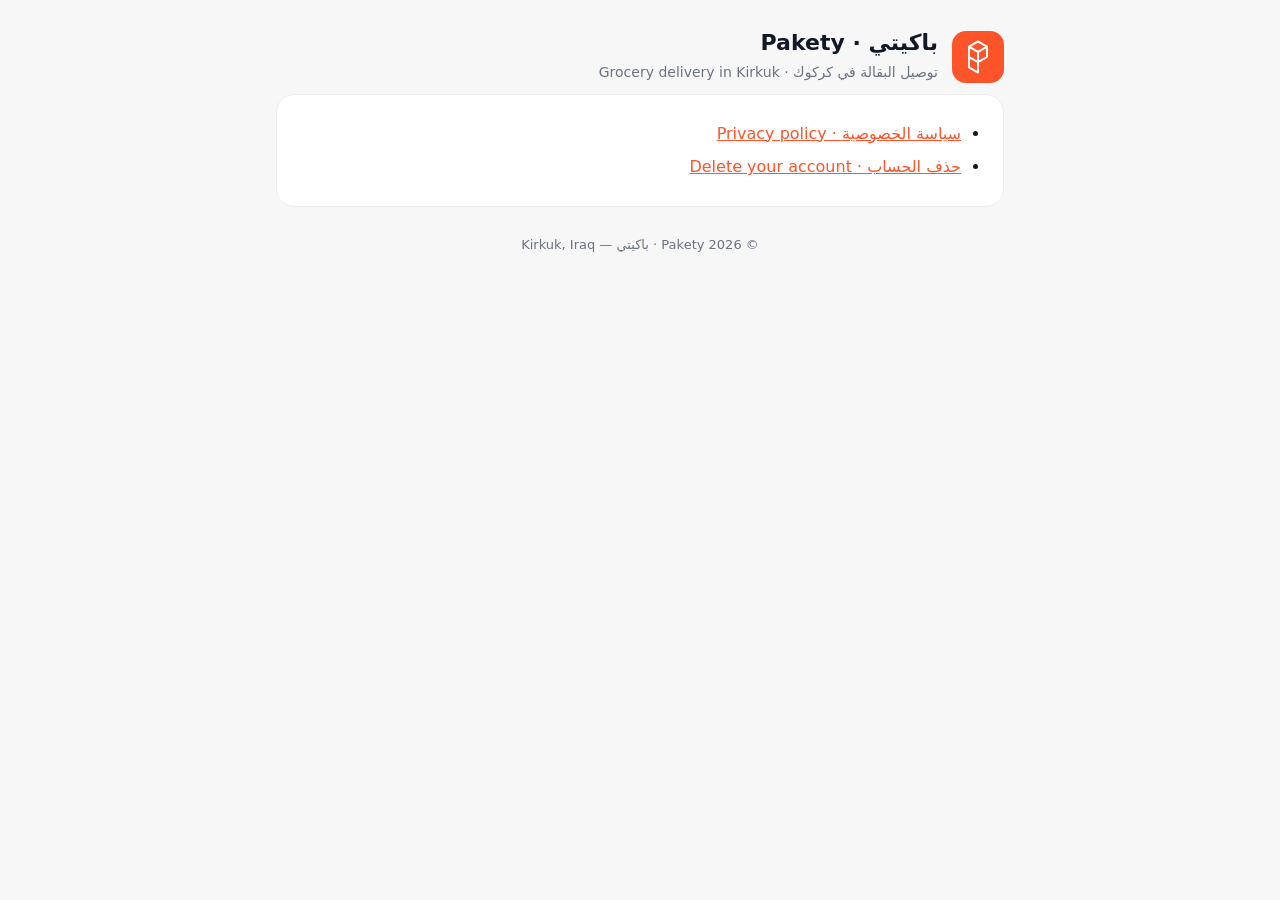
<file: index.html>
<!doctype html>
<html lang="ar" dir="rtl">
<head>
<meta charset="utf-8">
<meta name="viewport" content="width=device-width, initial-scale=1">
<title>باكيتي | Pakety</title>
<meta name="color-scheme" content="light dark">
<link rel="stylesheet" href="assets/site.css">
</head>
<body>
<div class="wrap">
<header class="top">
  <div class="logo" aria-hidden="true">
    <svg viewBox="26 21 56 66" xmlns="http://www.w3.org/2000/svg"><path d="M54 27 L69.588 36 L69.588 54 L54 63 L54 81 L38.412 72 L38.412 36 Z M38.412 36 L54 45 L69.588 36 M54 45 L54 63 M38.412 54 L54 63" fill="none" stroke="#fff" stroke-width="3.4" stroke-linejoin="round" stroke-linecap="round"/></svg>
  </div>
  <div>
    <h1>باكيتي · Pakety</h1>
    <p>توصيل البقالة في كركوك · Grocery delivery in Kirkuk</p>
  </div>
</header>
<div class="card">
  <ul>
    <li><a href="privacy/">سياسة الخصوصية · Privacy policy</a></li>
    <li><a href="delete-account/">حذف الحساب · Delete your account</a></li>
  </ul>
</div>
<footer>© 2026 Pakety · باكيتي — Kirkuk, Iraq</footer>
</div>
</body>
</html>
</file>
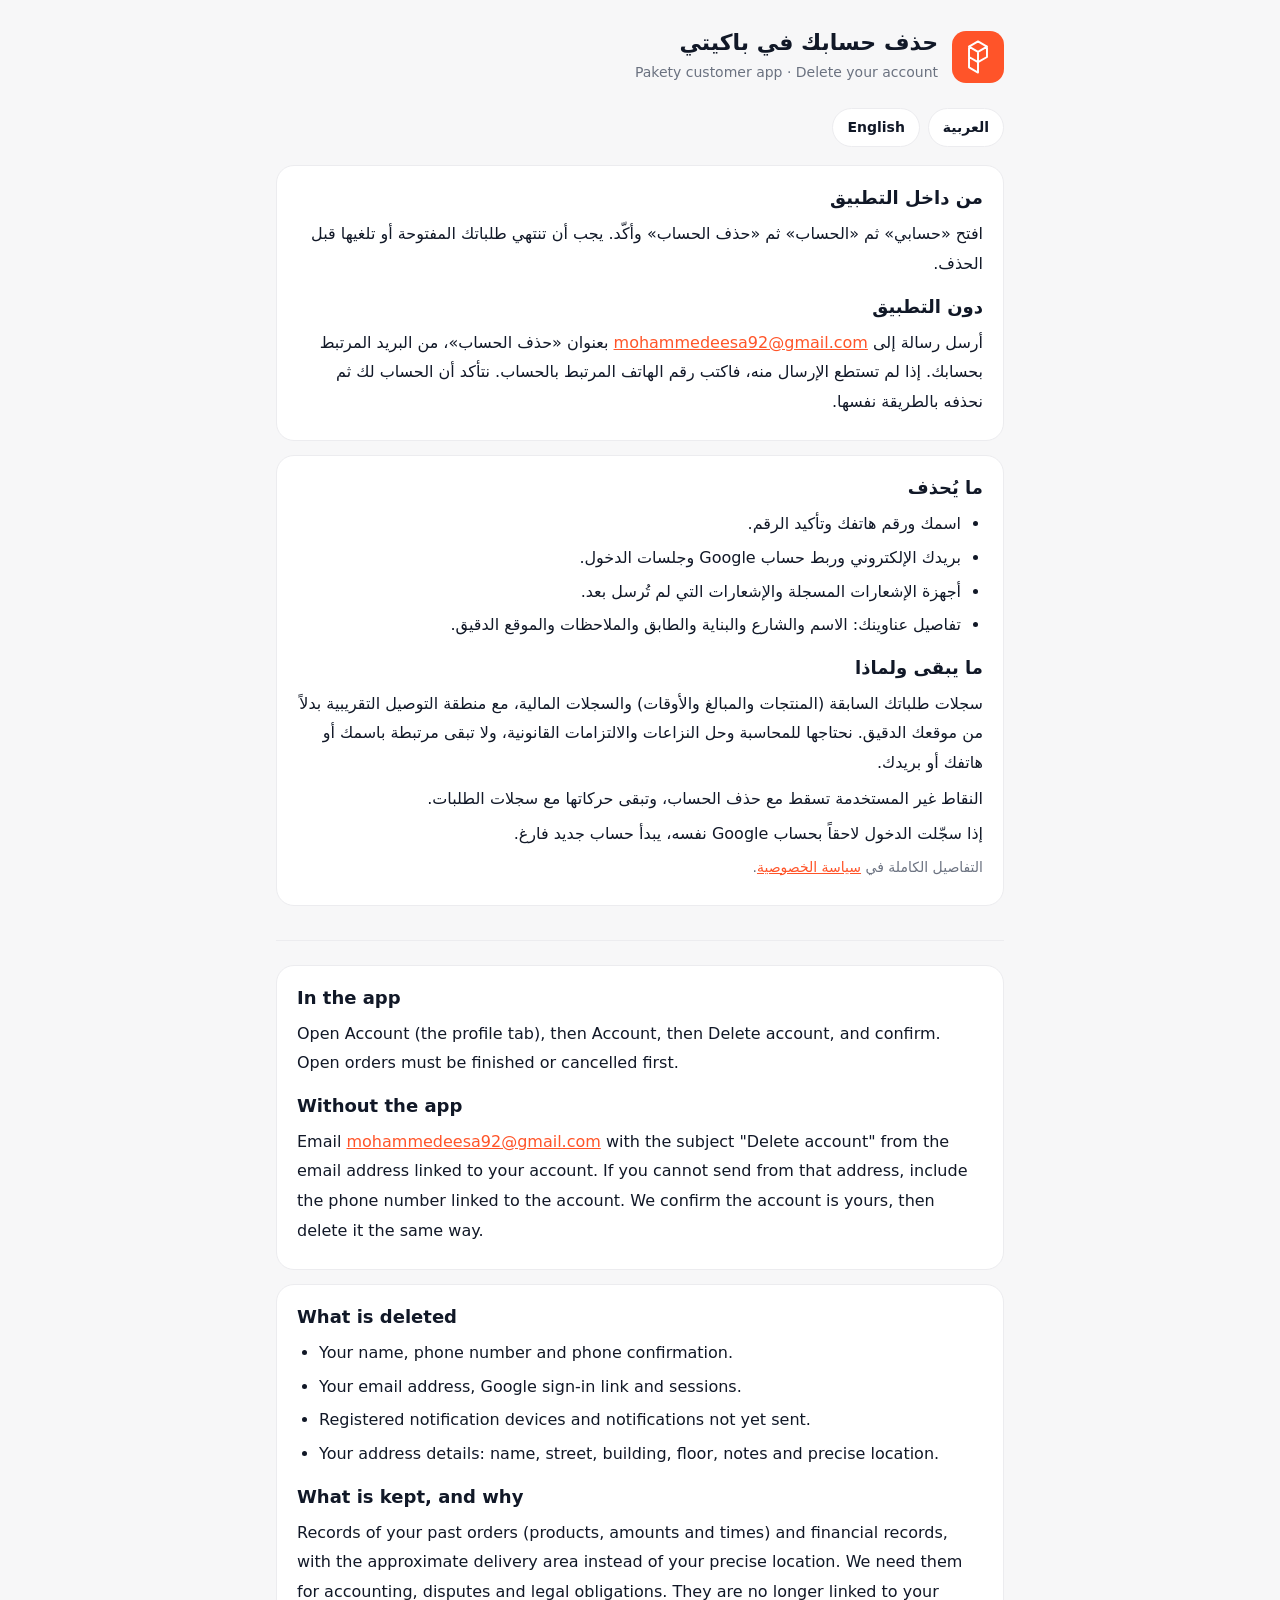
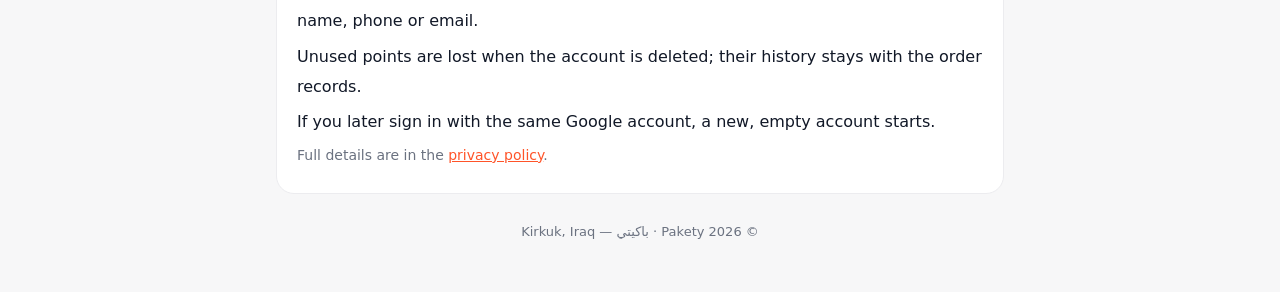
<file: delete-account/index.html>
<!doctype html>
<html lang="ar" dir="rtl">
<head>
<meta charset="utf-8">
<meta name="viewport" content="width=device-width, initial-scale=1">
<title>حذف الحساب — باكيتي | Delete your Pakety account</title>
<meta name="description" content="كيف تحذف حسابك في تطبيق باكيتي — How to delete your Pakety account.">
<meta name="color-scheme" content="light dark">
<link rel="stylesheet" href="../assets/site.css">
</head>
<body>
<div class="wrap">

<header class="top">
  <div class="logo" aria-hidden="true">
    <svg viewBox="26 21 56 66" xmlns="http://www.w3.org/2000/svg"><path d="M54 27 L69.588 36 L69.588 54 L54 63 L54 81 L38.412 72 L38.412 36 Z M38.412 36 L54 45 L69.588 36 M54 45 L54 63 M38.412 54 L54 63" fill="none" stroke="#fff" stroke-width="3.4" stroke-linejoin="round" stroke-linecap="round"/></svg>
  </div>
  <div>
    <h1>حذف حسابك في باكيتي</h1>
    <p>Pakety customer app · Delete your account</p>
  </div>
</header>

<nav class="lang" aria-label="Language">
  <a href="#ar" hreflang="ar">العربية</a>
  <a href="#en" hreflang="en">English</a>
</nav>

<section class="lang-block" id="ar" lang="ar" dir="rtl">
<div class="card">
  <h2>من داخل التطبيق</h2>
  <p>افتح «حسابي» ثم «الحساب» ثم «حذف الحساب» وأكّد. يجب أن تنتهي طلباتك المفتوحة أو تلغيها قبل الحذف.</p>
  <h2 style="margin-top:14px">دون التطبيق</h2>
  <p>أرسل رسالة إلى <a class="ltr" href="mailto:mohammedeesa92@gmail.com?subject=%D8%AD%D8%B0%D9%81%20%D8%A7%D9%84%D8%AD%D8%B3%D8%A7%D8%A8">mohammedeesa92@gmail.com</a> بعنوان «حذف الحساب»، من البريد المرتبط بحسابك. إذا لم تستطع الإرسال منه، فاكتب رقم الهاتف المرتبط بالحساب. نتأكد أن الحساب لك ثم نحذفه بالطريقة نفسها.</p>
</div>
<div class="card">
  <h2>ما يُحذف</h2>
  <ul>
    <li>اسمك ورقم هاتفك وتأكيد الرقم.</li>
    <li>بريدك الإلكتروني وربط حساب Google وجلسات الدخول.</li>
    <li>أجهزة الإشعارات المسجلة والإشعارات التي لم تُرسل بعد.</li>
    <li>تفاصيل عناوينك: الاسم والشارع والبناية والطابق والملاحظات والموقع الدقيق.</li>
  </ul>
  <h2 style="margin-top:14px">ما يبقى ولماذا</h2>
  <p>سجلات طلباتك السابقة (المنتجات والمبالغ والأوقات) والسجلات المالية، مع منطقة التوصيل التقريبية بدلاً من موقعك الدقيق. نحتاجها للمحاسبة وحل النزاعات والالتزامات القانونية، ولا تبقى مرتبطة باسمك أو هاتفك أو بريدك.</p>
  <p>النقاط غير المستخدمة تسقط مع حذف الحساب، وتبقى حركاتها مع سجلات الطلبات.</p>
  <p>إذا سجّلت الدخول لاحقاً بحساب Google نفسه، يبدأ حساب جديد فارغ.</p>
  <p class="meta">التفاصيل الكاملة في <a href="../privacy/#delete-account">سياسة الخصوصية</a>.</p>
</div>
</section>

<hr class="split">

<section class="lang-block" id="en" lang="en" dir="ltr">
<div class="card">
  <h2>In the app</h2>
  <p>Open Account (the profile tab), then Account, then Delete account, and confirm. Open orders must be finished or cancelled first.</p>
  <h2 style="margin-top:14px">Without the app</h2>
  <p>Email <a href="mailto:mohammedeesa92@gmail.com?subject=Delete%20account">mohammedeesa92@gmail.com</a> with the subject "Delete account" from the email address linked to your account. If you cannot send from that address, include the phone number linked to the account. We confirm the account is yours, then delete it the same way.</p>
</div>
<div class="card">
  <h2>What is deleted</h2>
  <ul>
    <li>Your name, phone number and phone confirmation.</li>
    <li>Your email address, Google sign-in link and sessions.</li>
    <li>Registered notification devices and notifications not yet sent.</li>
    <li>Your address details: name, street, building, floor, notes and precise location.</li>
  </ul>
  <h2 style="margin-top:14px">What is kept, and why</h2>
  <p>Records of your past orders (products, amounts and times) and financial records, with the approximate delivery area instead of your precise location. We need them for accounting, disputes and legal obligations. They are no longer linked to your name, phone or email.</p>
  <p>Unused points are lost when the account is deleted; their history stays with the order records.</p>
  <p>If you later sign in with the same Google account, a new, empty account starts.</p>
  <p class="meta">Full details are in the <a href="../privacy/#en-delete-account">privacy policy</a>.</p>
</div>
</section>

<footer>© 2026 Pakety · باكيتي — Kirkuk, Iraq</footer>
</div>
</body>
</html>
</file>
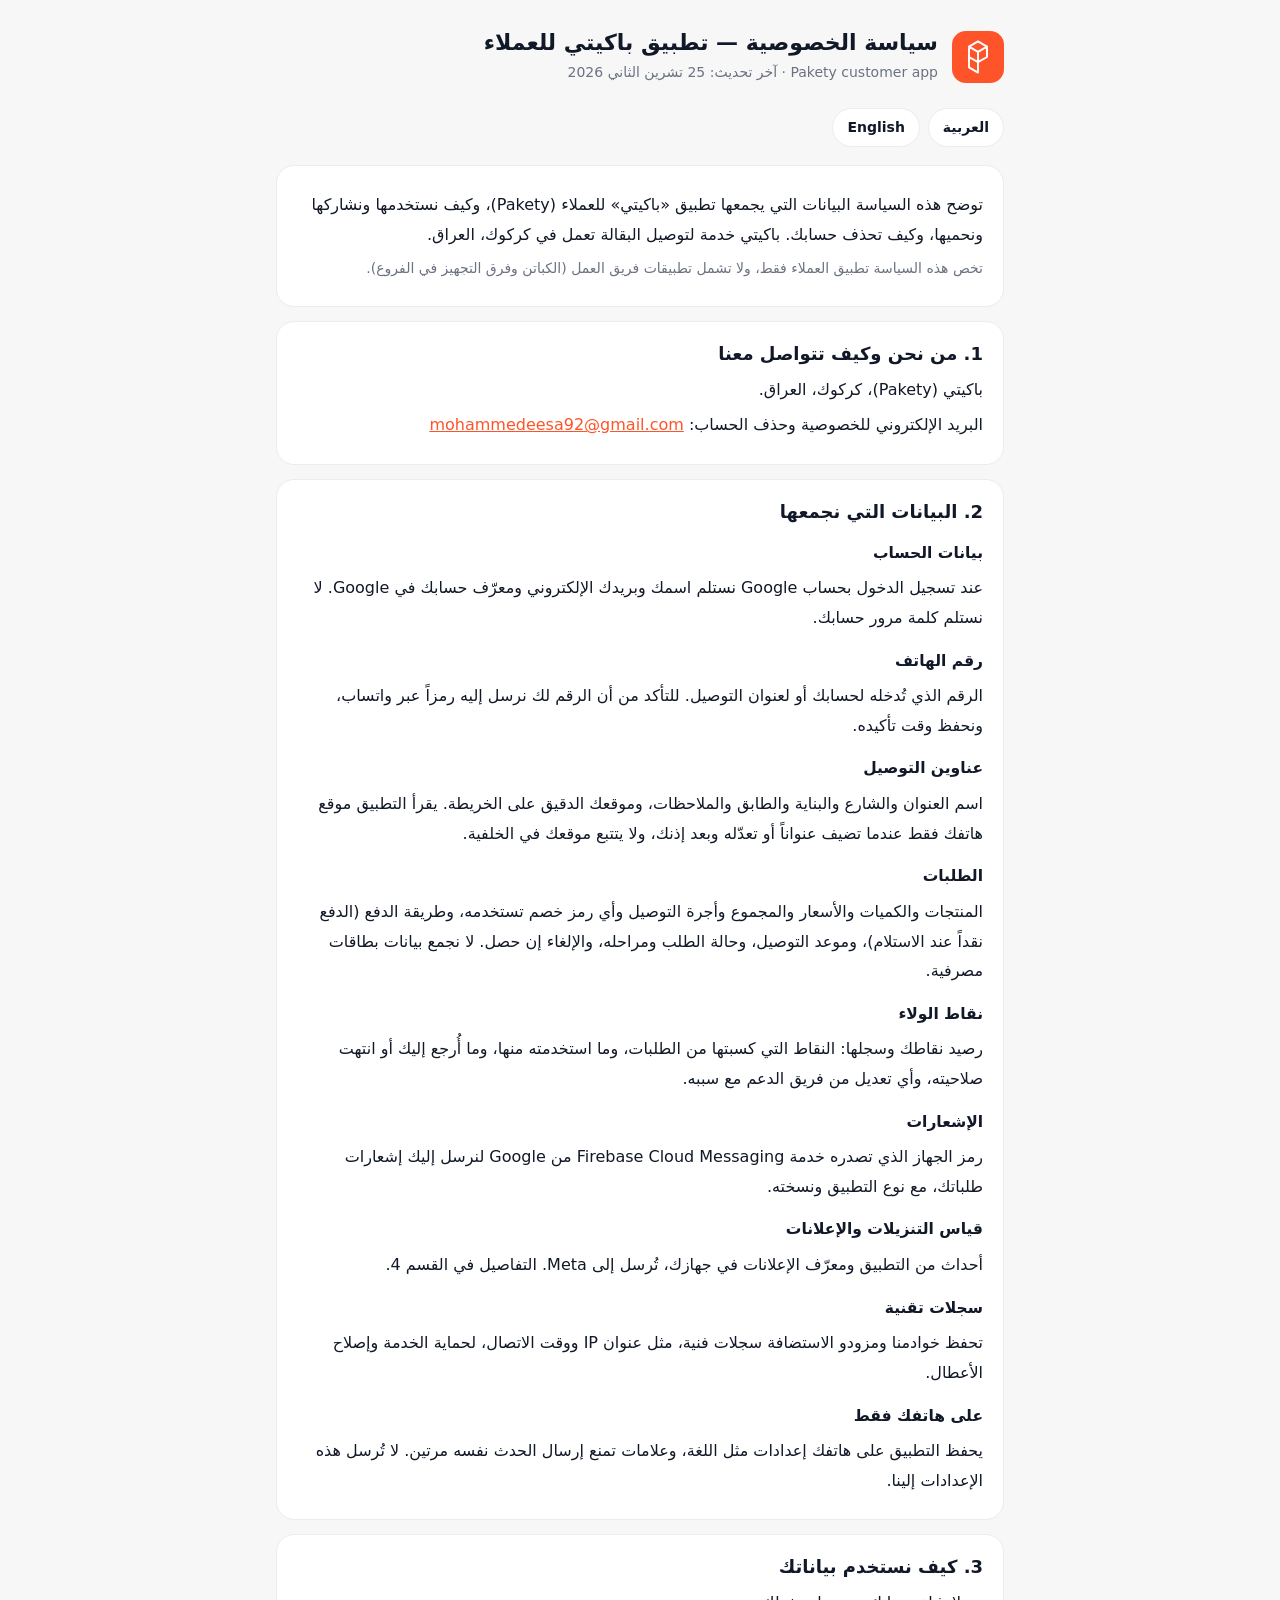
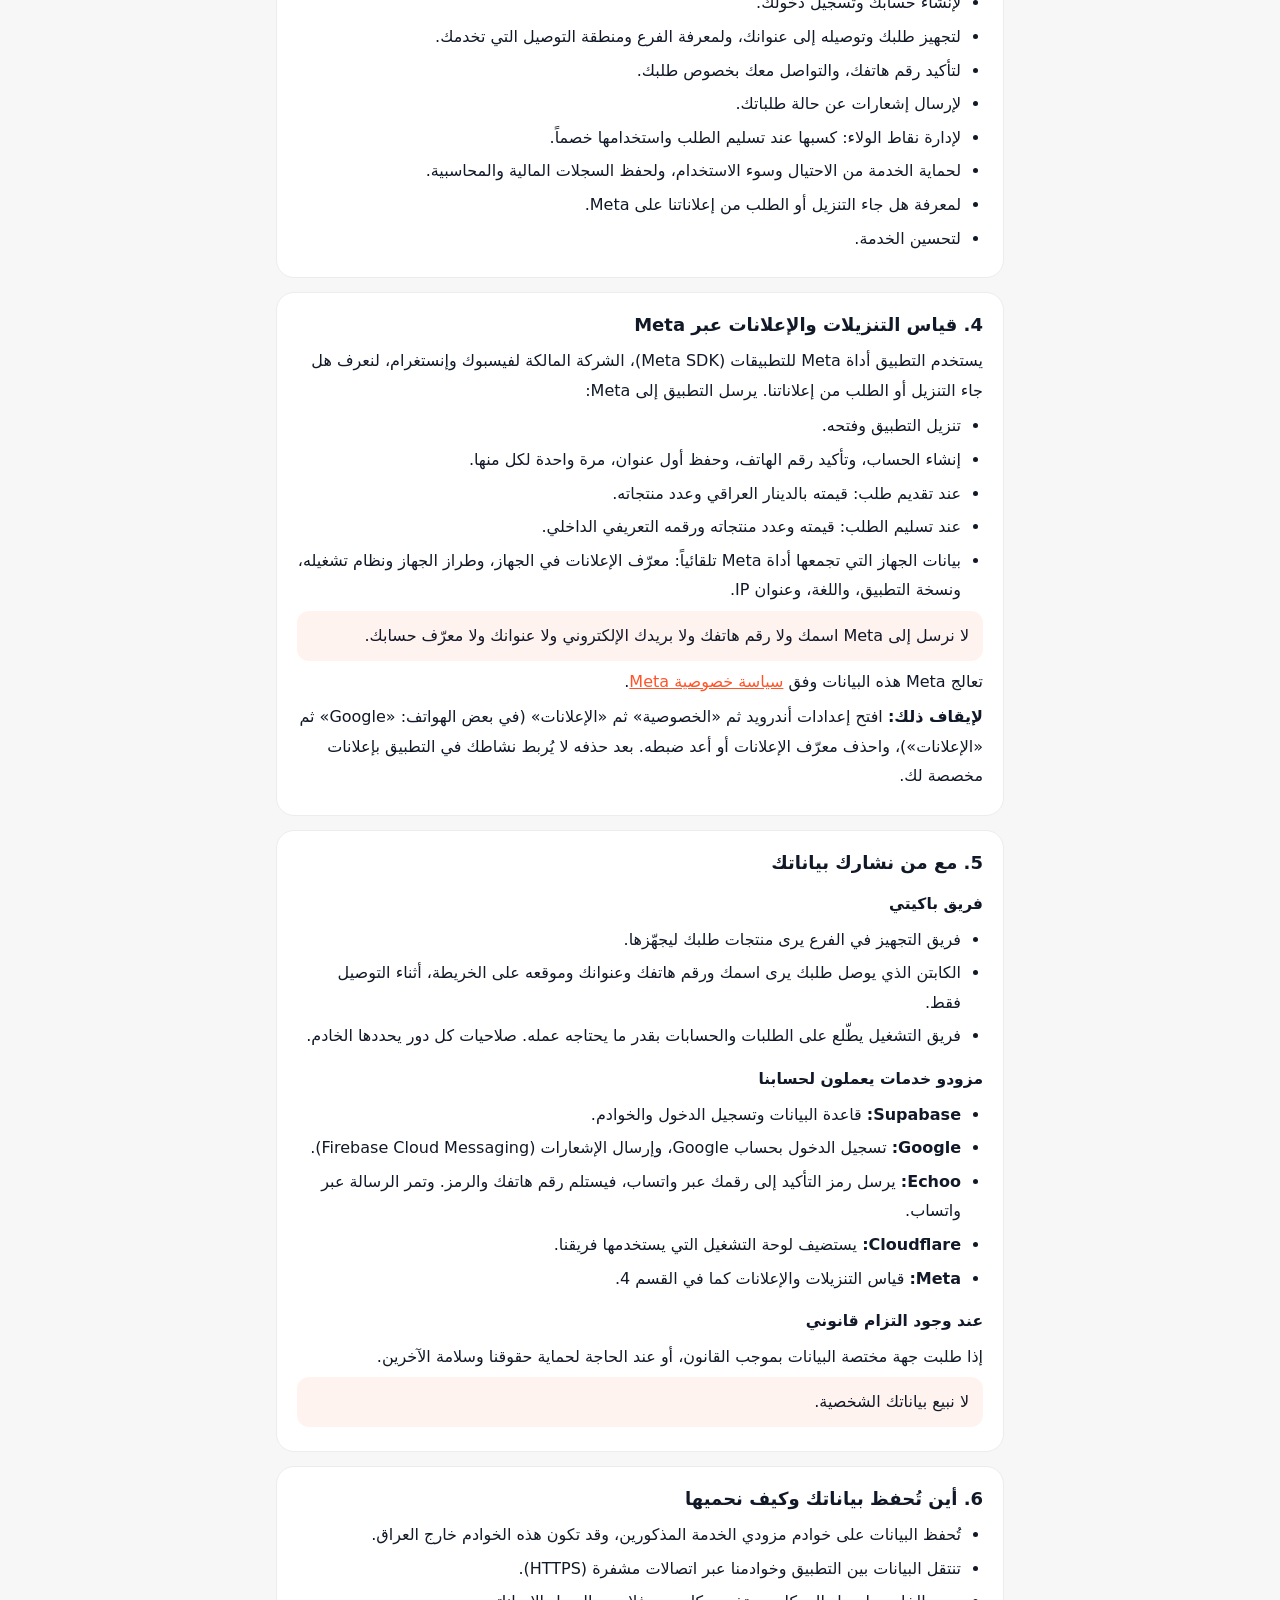
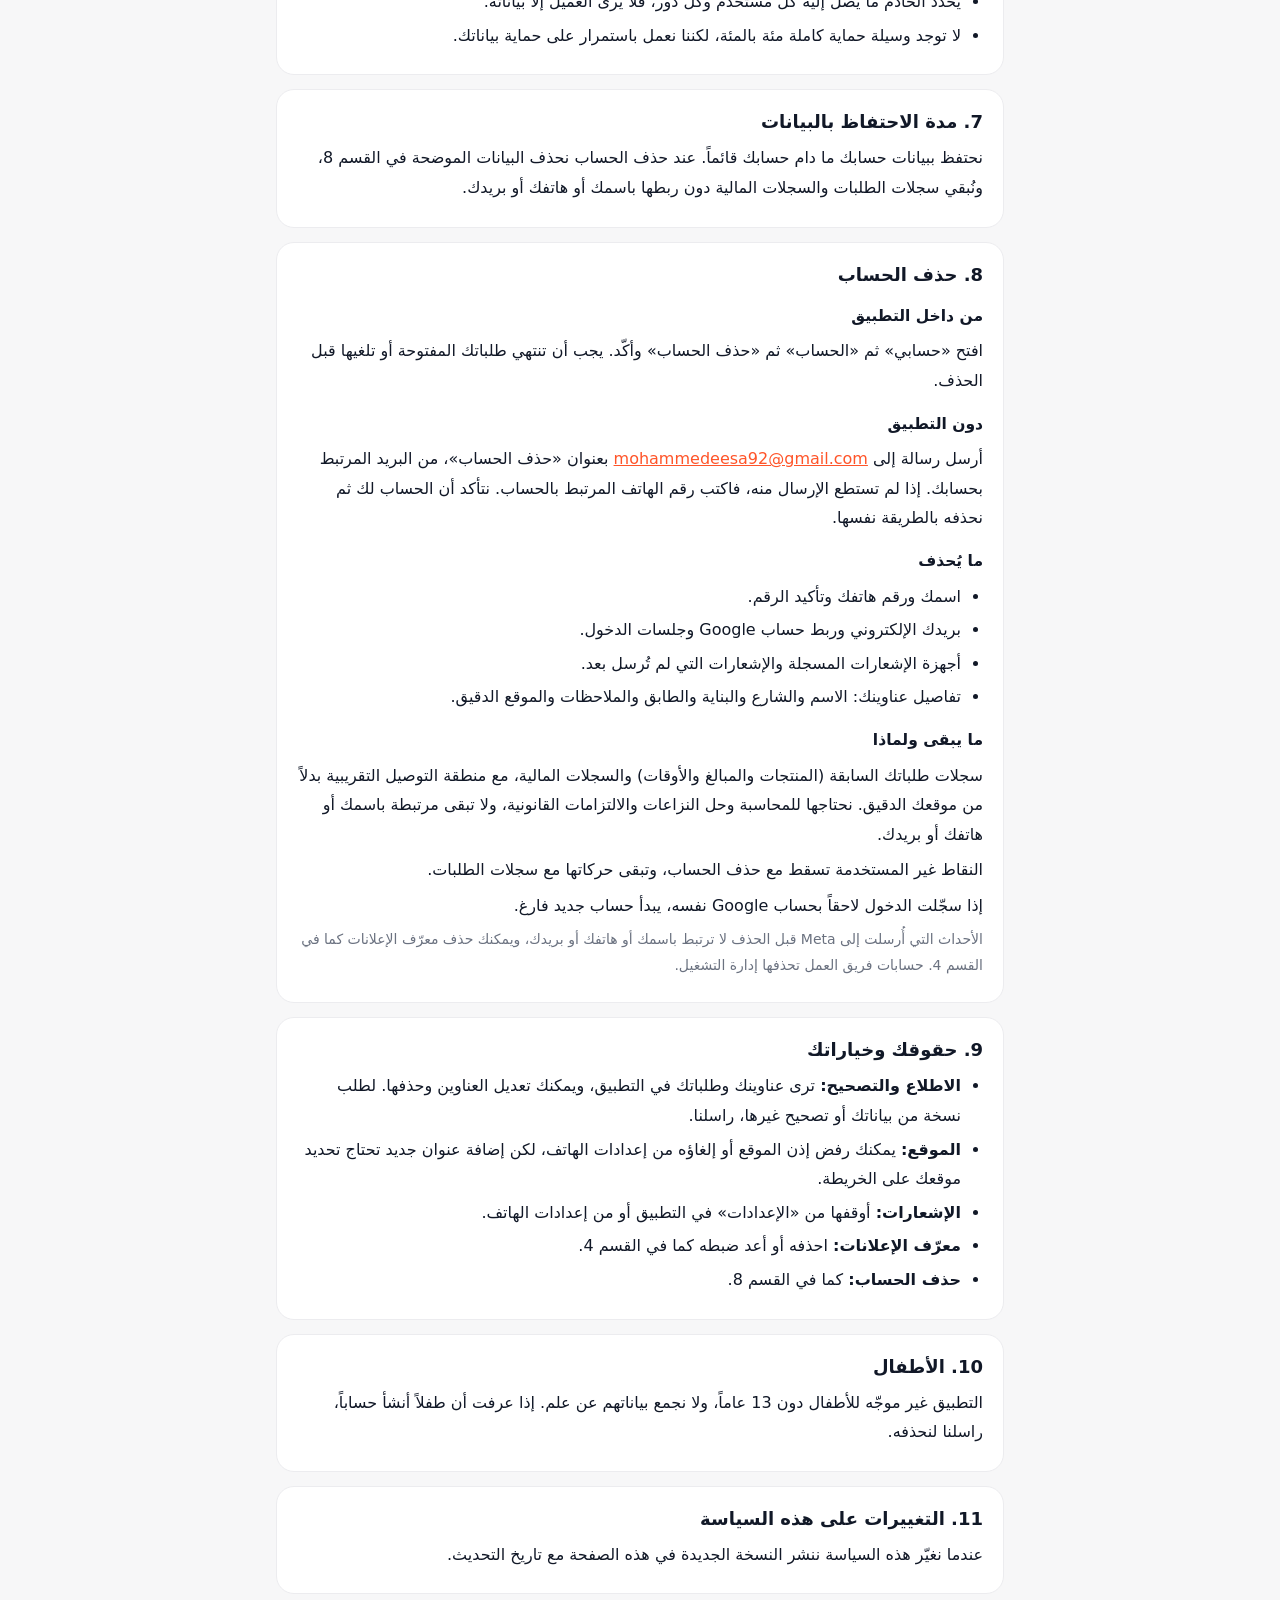
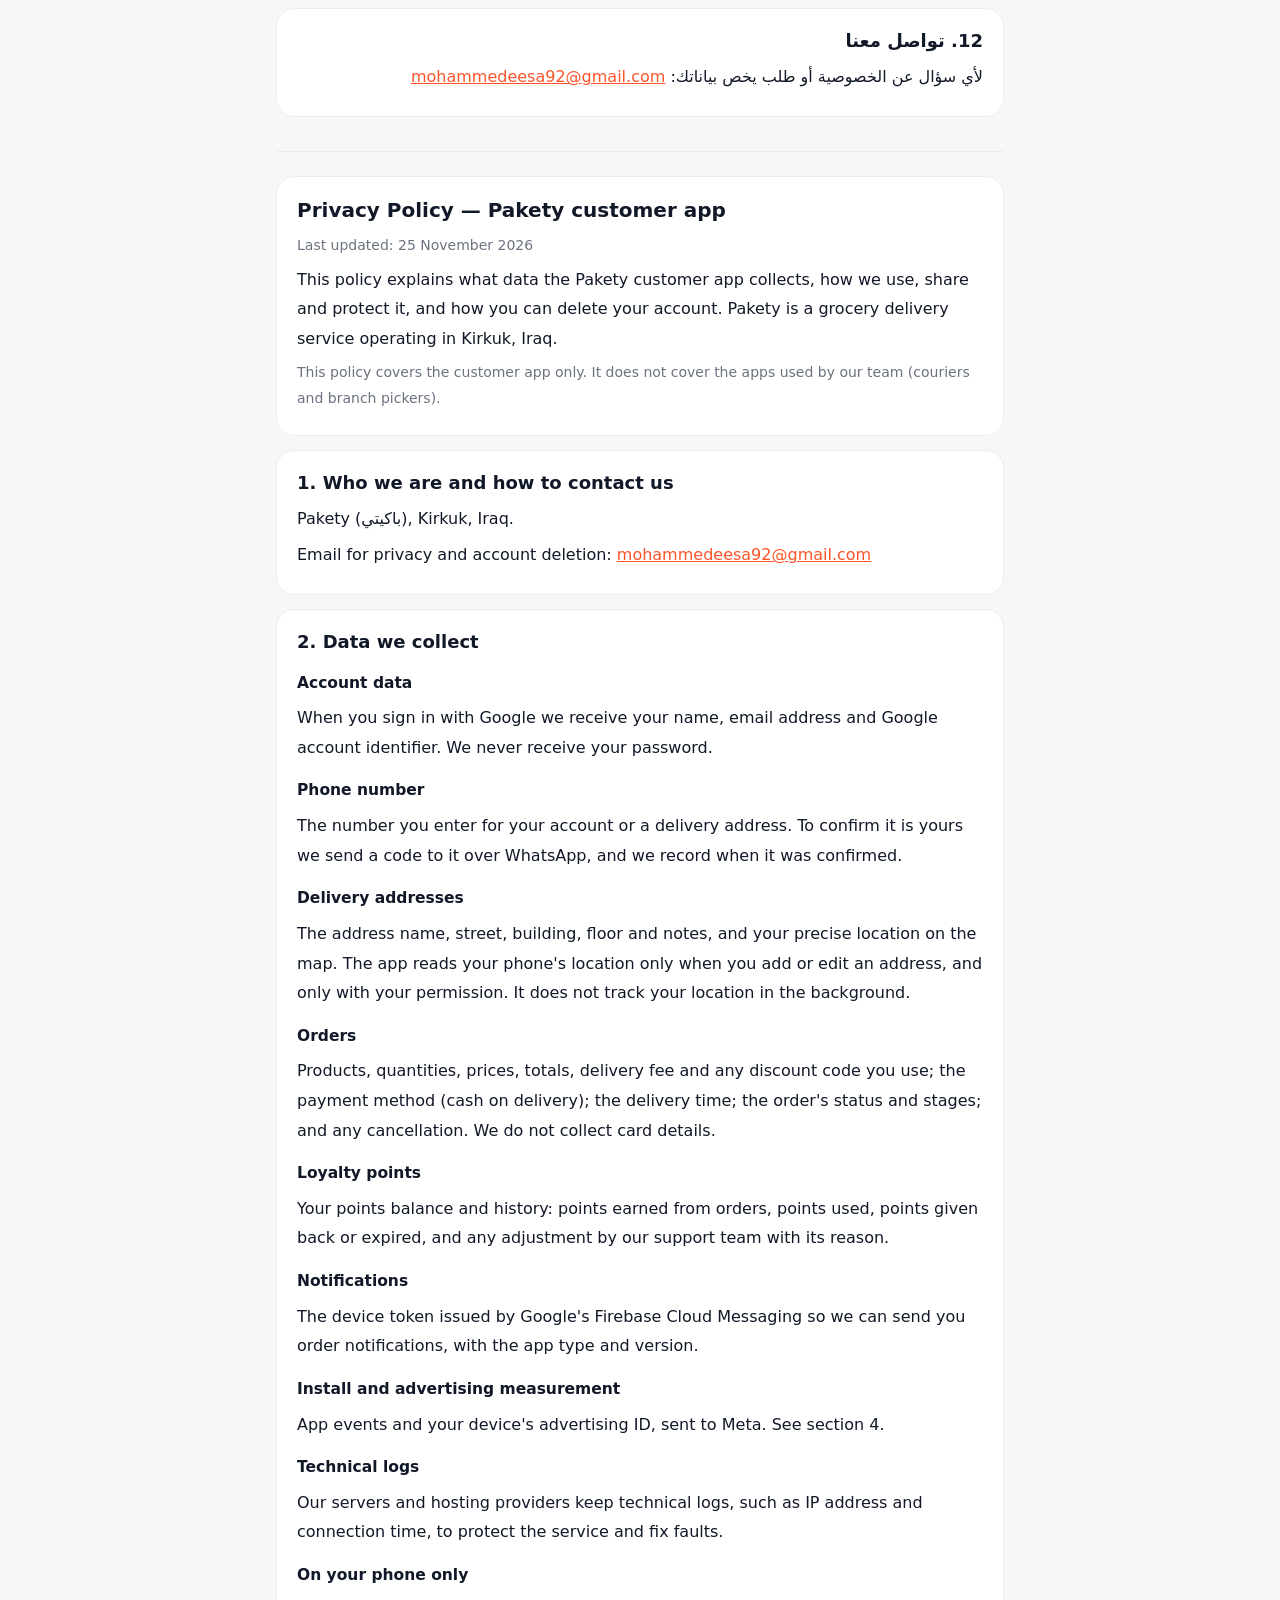
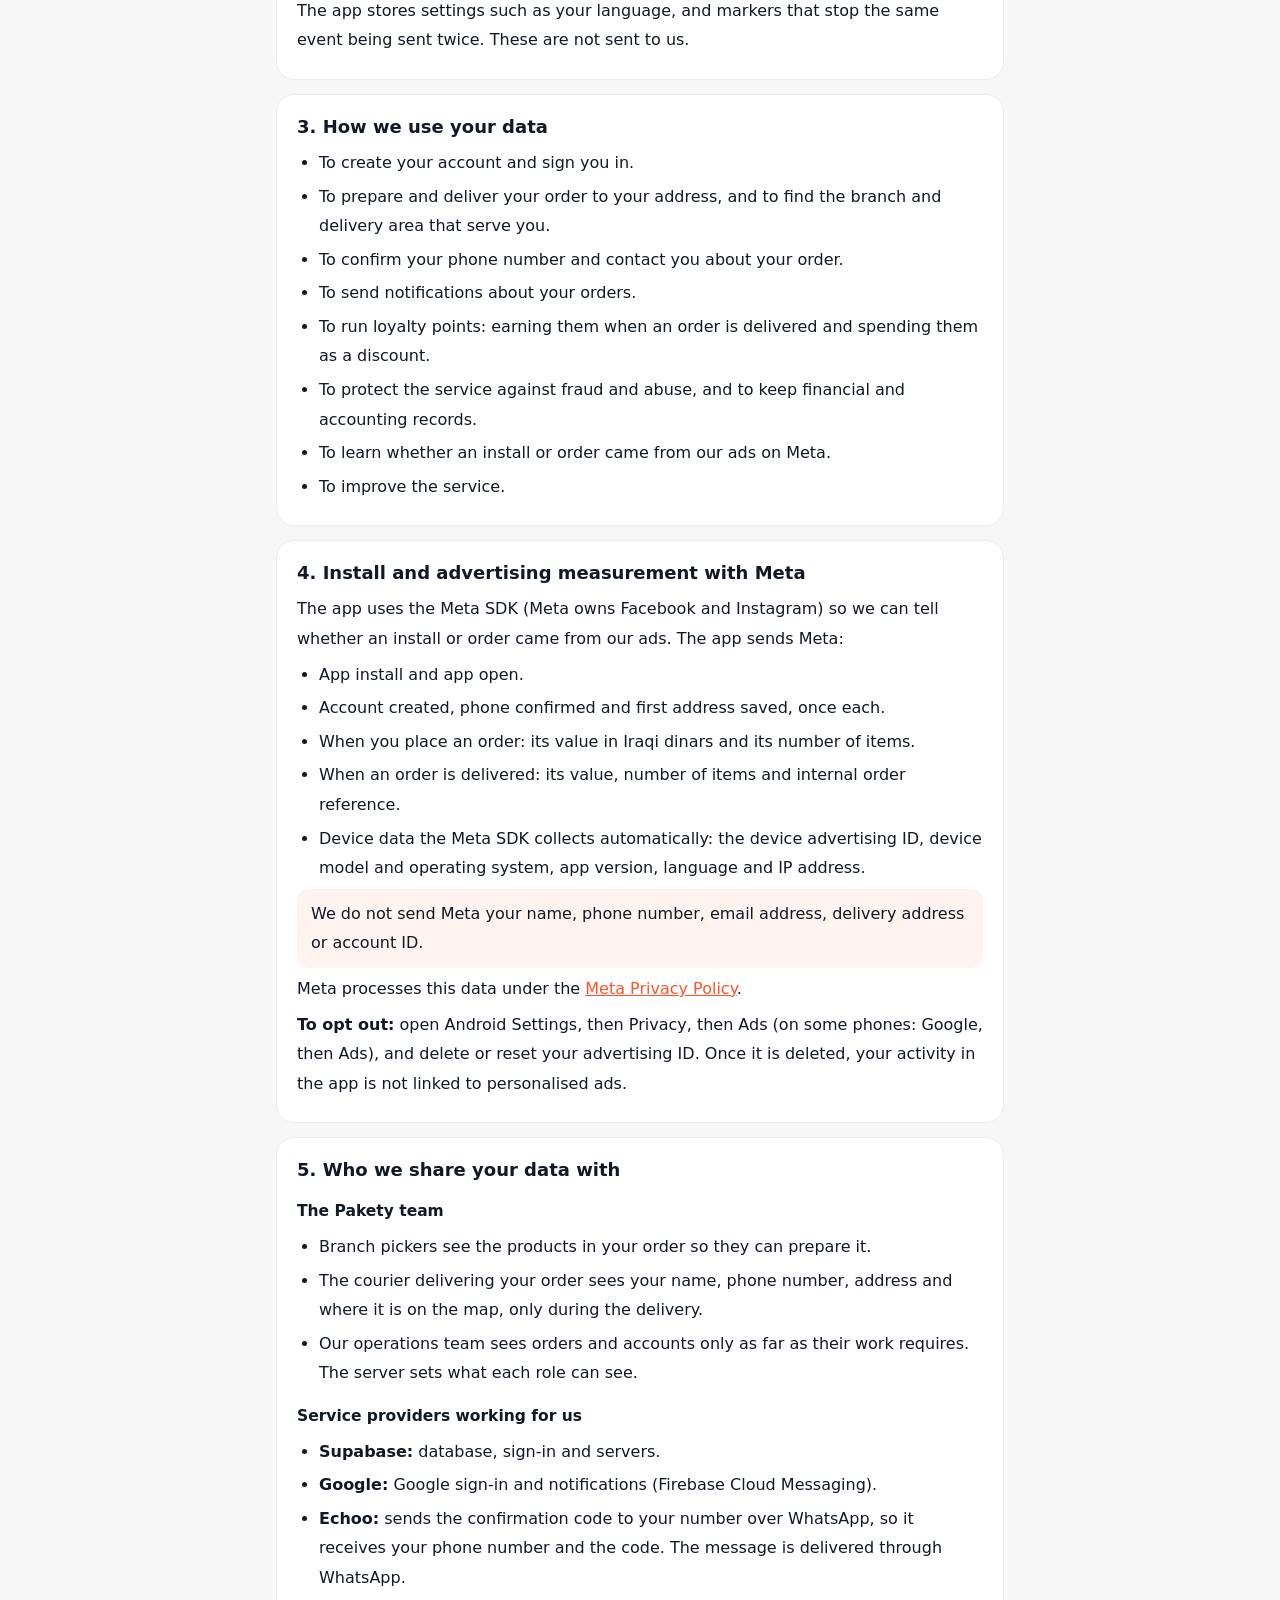
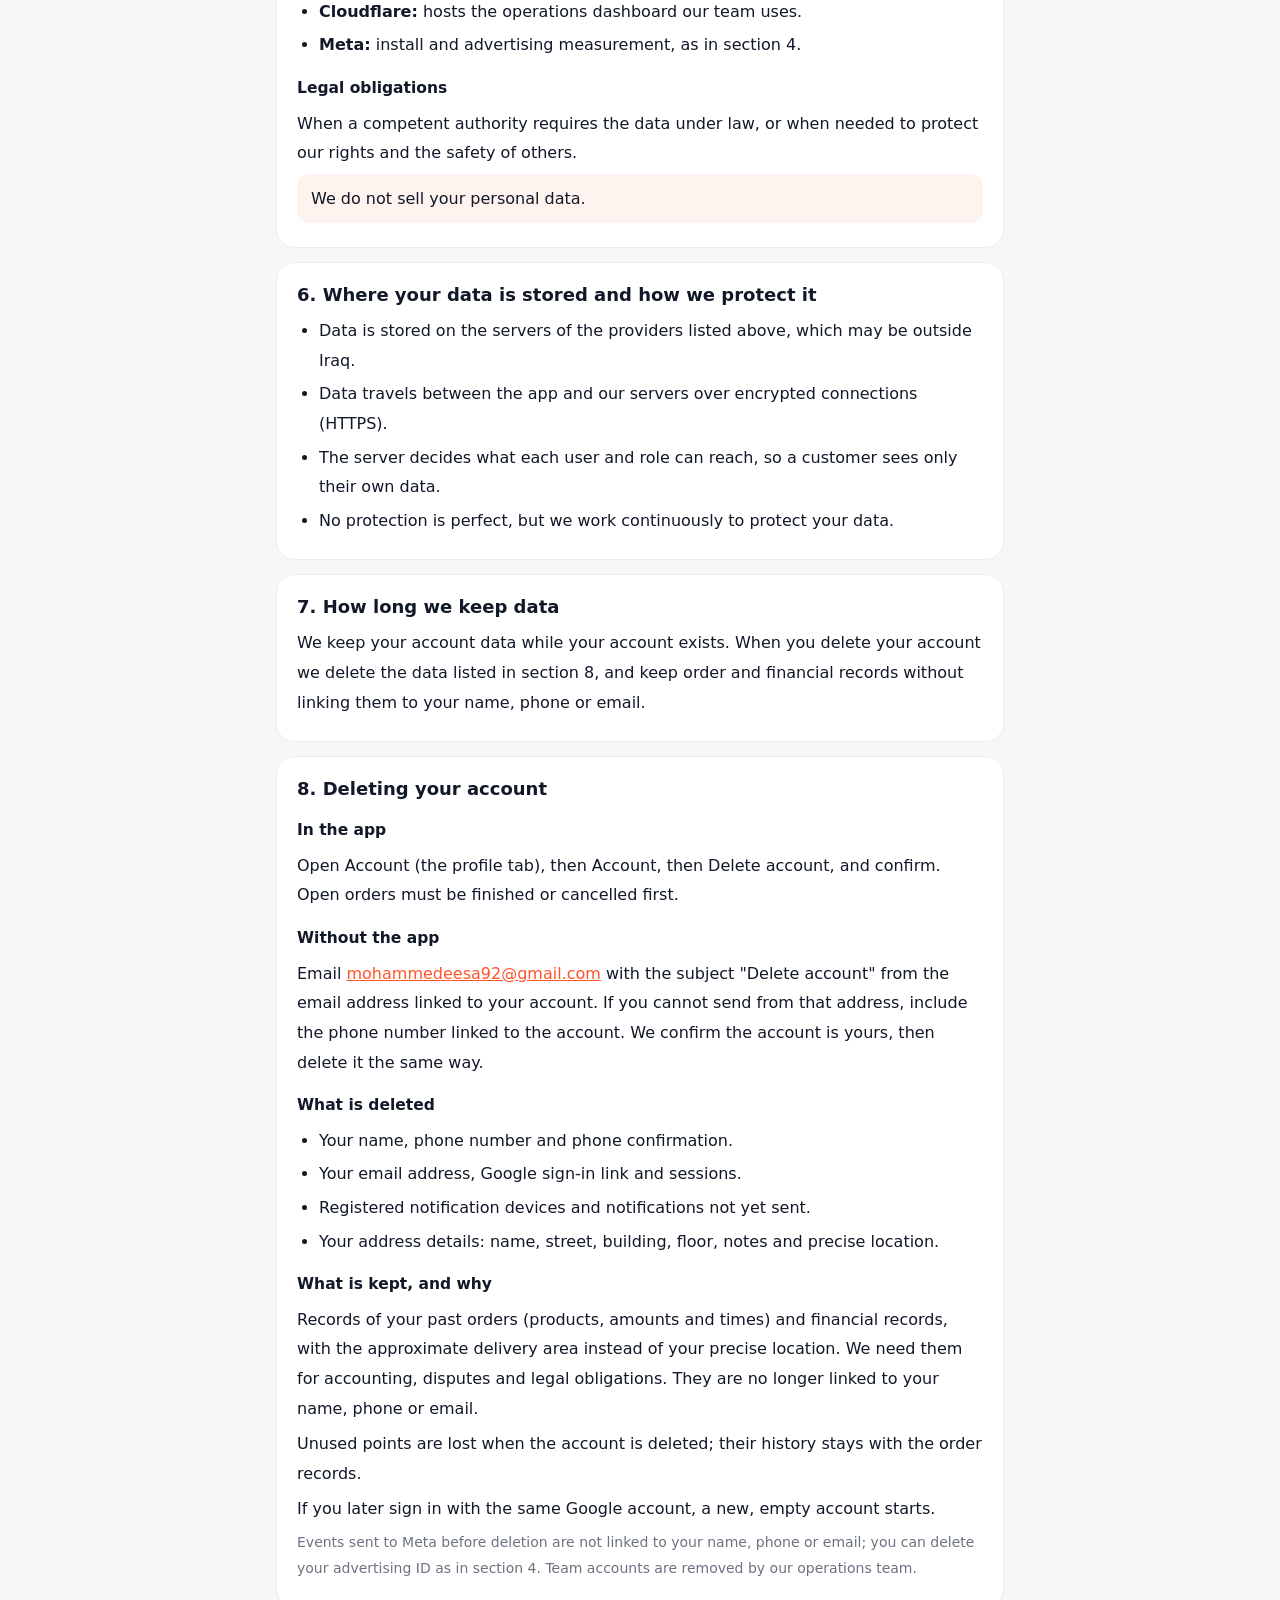
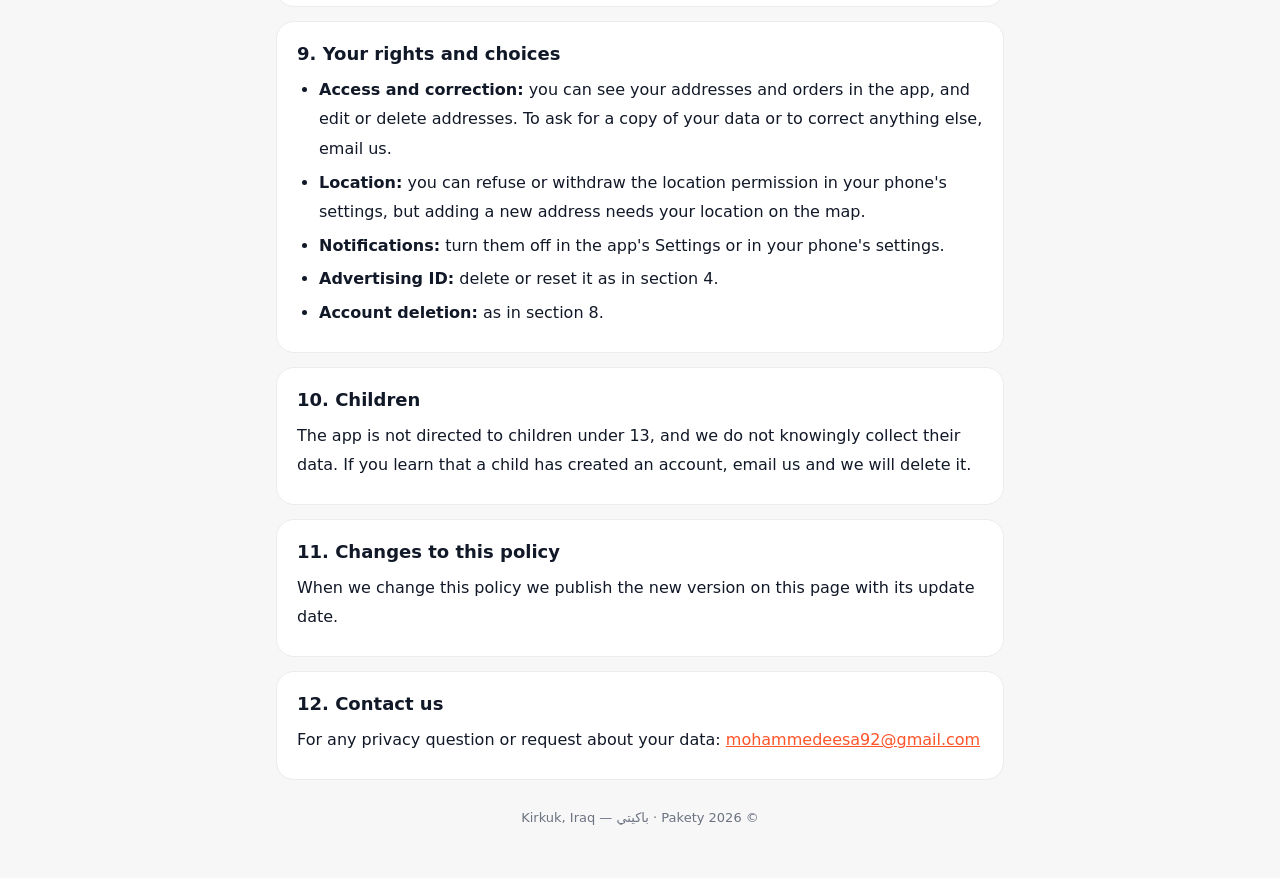
<file: privacy/index.html>
<!doctype html>
<html lang="ar" dir="rtl">
<head>
<meta charset="utf-8">
<meta name="viewport" content="width=device-width, initial-scale=1">
<title>سياسة الخصوصية — باكيتي | Pakety Privacy Policy</title>
<meta name="description" content="سياسة الخصوصية لتطبيق باكيتي للعملاء — Privacy policy for the Pakety customer app.">
<meta name="color-scheme" content="light dark">
<link rel="stylesheet" href="../assets/site.css">
</head>
<body>
<div class="wrap">

<header class="top">
  <div class="logo" aria-hidden="true">
    <svg viewBox="26 21 56 66" xmlns="http://www.w3.org/2000/svg"><path d="M54 27 L69.588 36 L69.588 54 L54 63 L54 81 L38.412 72 L38.412 36 Z M38.412 36 L54 45 L69.588 36 M54 45 L54 63 M38.412 54 L54 63" fill="none" stroke="#fff" stroke-width="3.4" stroke-linejoin="round" stroke-linecap="round"/></svg>
  </div>
  <div>
    <h1>سياسة الخصوصية — تطبيق باكيتي للعملاء</h1>
    <p>Pakety customer app · آخر تحديث: 25 تشرين الثاني 2026</p>
  </div>
</header>

<nav class="lang" aria-label="Language">
  <a href="#ar" hreflang="ar">العربية</a>
  <a href="#en" hreflang="en">English</a>
</nav>

<!-- ============================ العربية ============================ -->
<section class="lang-block" id="ar" lang="ar" dir="rtl">

<div class="card">
  <p>توضح هذه السياسة البيانات التي يجمعها تطبيق «باكيتي» للعملاء (Pakety)، وكيف نستخدمها ونشاركها ونحميها، وكيف تحذف حسابك. باكيتي خدمة لتوصيل البقالة تعمل في كركوك، العراق.</p>
  <p class="meta">تخص هذه السياسة تطبيق العملاء فقط، ولا تشمل تطبيقات فريق العمل (الكباتن وفرق التجهيز في الفروع).</p>
</div>

<div class="card">
  <h2>1. من نحن وكيف تتواصل معنا</h2>
  <p>باكيتي (Pakety)، كركوك، العراق.</p>
  <p>البريد الإلكتروني للخصوصية وحذف الحساب: <a class="ltr" href="mailto:mohammedeesa92@gmail.com">mohammedeesa92@gmail.com</a></p>
</div>

<div class="card">
  <h2>2. البيانات التي نجمعها</h2>
  <h3>بيانات الحساب</h3>
  <p>عند تسجيل الدخول بحساب Google نستلم اسمك وبريدك الإلكتروني ومعرّف حسابك في Google. لا نستلم كلمة مرور حسابك.</p>
  <h3>رقم الهاتف</h3>
  <p>الرقم الذي تُدخله لحسابك أو لعنوان التوصيل. للتأكد من أن الرقم لك نرسل إليه رمزاً عبر واتساب، ونحفظ وقت تأكيده.</p>
  <h3>عناوين التوصيل</h3>
  <p>اسم العنوان والشارع والبناية والطابق والملاحظات، وموقعك الدقيق على الخريطة. يقرأ التطبيق موقع هاتفك فقط عندما تضيف عنواناً أو تعدّله وبعد إذنك، ولا يتتبع موقعك في الخلفية.</p>
  <h3>الطلبات</h3>
  <p>المنتجات والكميات والأسعار والمجموع وأجرة التوصيل وأي رمز خصم تستخدمه، وطريقة الدفع (الدفع نقداً عند الاستلام)، وموعد التوصيل، وحالة الطلب ومراحله، والإلغاء إن حصل. لا نجمع بيانات بطاقات مصرفية.</p>
  <h3>نقاط الولاء</h3>
  <p>رصيد نقاطك وسجلها: النقاط التي كسبتها من الطلبات، وما استخدمته منها، وما أُرجع إليك أو انتهت صلاحيته، وأي تعديل من فريق الدعم مع سببه.</p>
  <h3>الإشعارات</h3>
  <p>رمز الجهاز الذي تصدره خدمة Firebase Cloud Messaging من Google لنرسل إليك إشعارات طلباتك، مع نوع التطبيق ونسخته.</p>
  <h3>قياس التنزيلات والإعلانات</h3>
  <p>أحداث من التطبيق ومعرّف الإعلانات في جهازك، تُرسل إلى Meta. التفاصيل في القسم 4.</p>
  <h3>سجلات تقنية</h3>
  <p>تحفظ خوادمنا ومزودو الاستضافة سجلات فنية، مثل عنوان IP ووقت الاتصال، لحماية الخدمة وإصلاح الأعطال.</p>
  <h3>على هاتفك فقط</h3>
  <p>يحفظ التطبيق على هاتفك إعدادات مثل اللغة، وعلامات تمنع إرسال الحدث نفسه مرتين. لا تُرسل هذه الإعدادات إلينا.</p>
</div>

<div class="card">
  <h2>3. كيف نستخدم بياناتك</h2>
  <ul>
    <li>لإنشاء حسابك وتسجيل دخولك.</li>
    <li>لتجهيز طلبك وتوصيله إلى عنوانك، ولمعرفة الفرع ومنطقة التوصيل التي تخدمك.</li>
    <li>لتأكيد رقم هاتفك، والتواصل معك بخصوص طلبك.</li>
    <li>لإرسال إشعارات عن حالة طلباتك.</li>
    <li>لإدارة نقاط الولاء: كسبها عند تسليم الطلب واستخدامها خصماً.</li>
    <li>لحماية الخدمة من الاحتيال وسوء الاستخدام، ولحفظ السجلات المالية والمحاسبية.</li>
    <li>لمعرفة هل جاء التنزيل أو الطلب من إعلاناتنا على Meta.</li>
    <li>لتحسين الخدمة.</li>
  </ul>
</div>

<div class="card">
  <h2>4. قياس التنزيلات والإعلانات عبر Meta</h2>
  <p>يستخدم التطبيق أداة Meta للتطبيقات (Meta SDK)، الشركة المالكة لفيسبوك وإنستغرام، لنعرف هل جاء التنزيل أو الطلب من إعلاناتنا. يرسل التطبيق إلى Meta:</p>
  <ul>
    <li>تنزيل التطبيق وفتحه.</li>
    <li>إنشاء الحساب، وتأكيد رقم الهاتف، وحفظ أول عنوان، مرة واحدة لكل منها.</li>
    <li>عند تقديم طلب: قيمته بالدينار العراقي وعدد منتجاته.</li>
    <li>عند تسليم الطلب: قيمته وعدد منتجاته ورقمه التعريفي الداخلي.</li>
    <li>بيانات الجهاز التي تجمعها أداة Meta تلقائياً: معرّف الإعلانات في الجهاز، وطراز الجهاز ونظام تشغيله، ونسخة التطبيق، واللغة، وعنوان IP.</li>
  </ul>
  <p class="note">لا نرسل إلى Meta اسمك ولا رقم هاتفك ولا بريدك الإلكتروني ولا عنوانك ولا معرّف حسابك.</p>
  <p>تعالج Meta هذه البيانات وفق <a href="https://www.facebook.com/privacy/policy/" rel="noopener">سياسة خصوصية Meta</a>.</p>
  <p><strong>لإيقاف ذلك:</strong> افتح إعدادات أندرويد ثم «الخصوصية» ثم «الإعلانات» (في بعض الهواتف: «Google» ثم «الإعلانات»)، واحذف معرّف الإعلانات أو أعد ضبطه. بعد حذفه لا يُربط نشاطك في التطبيق بإعلانات مخصصة لك.</p>
</div>

<div class="card">
  <h2>5. مع من نشارك بياناتك</h2>
  <h3>فريق باكيتي</h3>
  <ul>
    <li>فريق التجهيز في الفرع يرى منتجات طلبك ليجهّزها.</li>
    <li>الكابتن الذي يوصل طلبك يرى اسمك ورقم هاتفك وعنوانك وموقعه على الخريطة، أثناء التوصيل فقط.</li>
    <li>فريق التشغيل يطّلع على الطلبات والحسابات بقدر ما يحتاجه عمله. صلاحيات كل دور يحددها الخادم.</li>
  </ul>
  <h3>مزودو خدمات يعملون لحسابنا</h3>
  <ul>
    <li><strong>Supabase:</strong> قاعدة البيانات وتسجيل الدخول والخوادم.</li>
    <li><strong>Google:</strong> تسجيل الدخول بحساب Google، وإرسال الإشعارات (Firebase Cloud Messaging).</li>
    <li><strong>Echoo:</strong> يرسل رمز التأكيد إلى رقمك عبر واتساب، فيستلم رقم هاتفك والرمز. وتمر الرسالة عبر واتساب.</li>
    <li><strong>Cloudflare:</strong> يستضيف لوحة التشغيل التي يستخدمها فريقنا.</li>
    <li><strong>Meta:</strong> قياس التنزيلات والإعلانات كما في القسم 4.</li>
  </ul>
  <h3>عند وجود التزام قانوني</h3>
  <p>إذا طلبت جهة مختصة البيانات بموجب القانون، أو عند الحاجة لحماية حقوقنا وسلامة الآخرين.</p>
  <p class="note">لا نبيع بياناتك الشخصية.</p>
</div>

<div class="card">
  <h2>6. أين تُحفظ بياناتك وكيف نحميها</h2>
  <ul>
    <li>تُحفظ البيانات على خوادم مزودي الخدمة المذكورين، وقد تكون هذه الخوادم خارج العراق.</li>
    <li>تنتقل البيانات بين التطبيق وخوادمنا عبر اتصالات مشفرة (HTTPS).</li>
    <li>يحدد الخادم ما يصل إليه كل مستخدم وكل دور، فلا يرى العميل إلا بياناته.</li>
    <li>لا توجد وسيلة حماية كاملة مئة بالمئة، لكننا نعمل باستمرار على حماية بياناتك.</li>
  </ul>
</div>

<div class="card">
  <h2>7. مدة الاحتفاظ بالبيانات</h2>
  <p>نحتفظ ببيانات حسابك ما دام حسابك قائماً. عند حذف الحساب نحذف البيانات الموضحة في القسم 8، ونُبقي سجلات الطلبات والسجلات المالية دون ربطها باسمك أو هاتفك أو بريدك.</p>
</div>

<div class="card" id="delete-account">
  <h2>8. حذف الحساب</h2>
  <h3>من داخل التطبيق</h3>
  <p>افتح «حسابي» ثم «الحساب» ثم «حذف الحساب» وأكّد. يجب أن تنتهي طلباتك المفتوحة أو تلغيها قبل الحذف.</p>
  <h3>دون التطبيق</h3>
  <p>أرسل رسالة إلى <a class="ltr" href="mailto:mohammedeesa92@gmail.com?subject=%D8%AD%D8%B0%D9%81%20%D8%A7%D9%84%D8%AD%D8%B3%D8%A7%D8%A8">mohammedeesa92@gmail.com</a> بعنوان «حذف الحساب»، من البريد المرتبط بحسابك. إذا لم تستطع الإرسال منه، فاكتب رقم الهاتف المرتبط بالحساب. نتأكد أن الحساب لك ثم نحذفه بالطريقة نفسها.</p>
  <h3>ما يُحذف</h3>
  <ul>
    <li>اسمك ورقم هاتفك وتأكيد الرقم.</li>
    <li>بريدك الإلكتروني وربط حساب Google وجلسات الدخول.</li>
    <li>أجهزة الإشعارات المسجلة والإشعارات التي لم تُرسل بعد.</li>
    <li>تفاصيل عناوينك: الاسم والشارع والبناية والطابق والملاحظات والموقع الدقيق.</li>
  </ul>
  <h3>ما يبقى ولماذا</h3>
  <p>سجلات طلباتك السابقة (المنتجات والمبالغ والأوقات) والسجلات المالية، مع منطقة التوصيل التقريبية بدلاً من موقعك الدقيق. نحتاجها للمحاسبة وحل النزاعات والالتزامات القانونية، ولا تبقى مرتبطة باسمك أو هاتفك أو بريدك.</p>
  <p>النقاط غير المستخدمة تسقط مع حذف الحساب، وتبقى حركاتها مع سجلات الطلبات.</p>
  <p>إذا سجّلت الدخول لاحقاً بحساب Google نفسه، يبدأ حساب جديد فارغ.</p>
  <p class="meta">الأحداث التي أُرسلت إلى Meta قبل الحذف لا ترتبط باسمك أو هاتفك أو بريدك، ويمكنك حذف معرّف الإعلانات كما في القسم 4. حسابات فريق العمل تحذفها إدارة التشغيل.</p>
</div>

<div class="card">
  <h2>9. حقوقك وخياراتك</h2>
  <ul>
    <li><strong>الاطلاع والتصحيح:</strong> ترى عناوينك وطلباتك في التطبيق، ويمكنك تعديل العناوين وحذفها. لطلب نسخة من بياناتك أو تصحيح غيرها، راسلنا.</li>
    <li><strong>الموقع:</strong> يمكنك رفض إذن الموقع أو إلغاؤه من إعدادات الهاتف، لكن إضافة عنوان جديد تحتاج تحديد موقعك على الخريطة.</li>
    <li><strong>الإشعارات:</strong> أوقفها من «الإعدادات» في التطبيق أو من إعدادات الهاتف.</li>
    <li><strong>معرّف الإعلانات:</strong> احذفه أو أعد ضبطه كما في القسم 4.</li>
    <li><strong>حذف الحساب:</strong> كما في القسم 8.</li>
  </ul>
</div>

<div class="card">
  <h2>10. الأطفال</h2>
  <p>التطبيق غير موجّه للأطفال دون 13 عاماً، ولا نجمع بياناتهم عن علم. إذا عرفت أن طفلاً أنشأ حساباً، راسلنا لنحذفه.</p>
</div>

<div class="card">
  <h2>11. التغييرات على هذه السياسة</h2>
  <p>عندما نغيّر هذه السياسة ننشر النسخة الجديدة في هذه الصفحة مع تاريخ التحديث.</p>
</div>

<div class="card">
  <h2>12. تواصل معنا</h2>
  <p>لأي سؤال عن الخصوصية أو طلب يخص بياناتك: <a class="ltr" href="mailto:mohammedeesa92@gmail.com">mohammedeesa92@gmail.com</a></p>
</div>

</section>

<hr class="split">

<!-- ============================ English ============================ -->
<section class="lang-block" id="en" lang="en" dir="ltr">

<div class="card">
  <h2 style="font-size:20px">Privacy Policy — Pakety customer app</h2>
  <p class="meta">Last updated: 25 November 2026</p>
  <p>This policy explains what data the Pakety customer app collects, how we use, share and protect it, and how you can delete your account. Pakety is a grocery delivery service operating in Kirkuk, Iraq.</p>
  <p class="meta">This policy covers the customer app only. It does not cover the apps used by our team (couriers and branch pickers).</p>
</div>

<div class="card">
  <h2>1. Who we are and how to contact us</h2>
  <p>Pakety (باكيتي), Kirkuk, Iraq.</p>
  <p>Email for privacy and account deletion: <a href="mailto:mohammedeesa92@gmail.com">mohammedeesa92@gmail.com</a></p>
</div>

<div class="card">
  <h2>2. Data we collect</h2>
  <h3>Account data</h3>
  <p>When you sign in with Google we receive your name, email address and Google account identifier. We never receive your password.</p>
  <h3>Phone number</h3>
  <p>The number you enter for your account or a delivery address. To confirm it is yours we send a code to it over WhatsApp, and we record when it was confirmed.</p>
  <h3>Delivery addresses</h3>
  <p>The address name, street, building, floor and notes, and your precise location on the map. The app reads your phone's location only when you add or edit an address, and only with your permission. It does not track your location in the background.</p>
  <h3>Orders</h3>
  <p>Products, quantities, prices, totals, delivery fee and any discount code you use; the payment method (cash on delivery); the delivery time; the order's status and stages; and any cancellation. We do not collect card details.</p>
  <h3>Loyalty points</h3>
  <p>Your points balance and history: points earned from orders, points used, points given back or expired, and any adjustment by our support team with its reason.</p>
  <h3>Notifications</h3>
  <p>The device token issued by Google's Firebase Cloud Messaging so we can send you order notifications, with the app type and version.</p>
  <h3>Install and advertising measurement</h3>
  <p>App events and your device's advertising ID, sent to Meta. See section 4.</p>
  <h3>Technical logs</h3>
  <p>Our servers and hosting providers keep technical logs, such as IP address and connection time, to protect the service and fix faults.</p>
  <h3>On your phone only</h3>
  <p>The app stores settings such as your language, and markers that stop the same event being sent twice. These are not sent to us.</p>
</div>

<div class="card">
  <h2>3. How we use your data</h2>
  <ul>
    <li>To create your account and sign you in.</li>
    <li>To prepare and deliver your order to your address, and to find the branch and delivery area that serve you.</li>
    <li>To confirm your phone number and contact you about your order.</li>
    <li>To send notifications about your orders.</li>
    <li>To run loyalty points: earning them when an order is delivered and spending them as a discount.</li>
    <li>To protect the service against fraud and abuse, and to keep financial and accounting records.</li>
    <li>To learn whether an install or order came from our ads on Meta.</li>
    <li>To improve the service.</li>
  </ul>
</div>

<div class="card">
  <h2>4. Install and advertising measurement with Meta</h2>
  <p>The app uses the Meta SDK (Meta owns Facebook and Instagram) so we can tell whether an install or order came from our ads. The app sends Meta:</p>
  <ul>
    <li>App install and app open.</li>
    <li>Account created, phone confirmed and first address saved, once each.</li>
    <li>When you place an order: its value in Iraqi dinars and its number of items.</li>
    <li>When an order is delivered: its value, number of items and internal order reference.</li>
    <li>Device data the Meta SDK collects automatically: the device advertising ID, device model and operating system, app version, language and IP address.</li>
  </ul>
  <p class="note">We do not send Meta your name, phone number, email address, delivery address or account ID.</p>
  <p>Meta processes this data under the <a href="https://www.facebook.com/privacy/policy/" rel="noopener">Meta Privacy Policy</a>.</p>
  <p><strong>To opt out:</strong> open Android Settings, then Privacy, then Ads (on some phones: Google, then Ads), and delete or reset your advertising ID. Once it is deleted, your activity in the app is not linked to personalised ads.</p>
</div>

<div class="card">
  <h2>5. Who we share your data with</h2>
  <h3>The Pakety team</h3>
  <ul>
    <li>Branch pickers see the products in your order so they can prepare it.</li>
    <li>The courier delivering your order sees your name, phone number, address and where it is on the map, only during the delivery.</li>
    <li>Our operations team sees orders and accounts only as far as their work requires. The server sets what each role can see.</li>
  </ul>
  <h3>Service providers working for us</h3>
  <ul>
    <li><strong>Supabase:</strong> database, sign-in and servers.</li>
    <li><strong>Google:</strong> Google sign-in and notifications (Firebase Cloud Messaging).</li>
    <li><strong>Echoo:</strong> sends the confirmation code to your number over WhatsApp, so it receives your phone number and the code. The message is delivered through WhatsApp.</li>
    <li><strong>Cloudflare:</strong> hosts the operations dashboard our team uses.</li>
    <li><strong>Meta:</strong> install and advertising measurement, as in section 4.</li>
  </ul>
  <h3>Legal obligations</h3>
  <p>When a competent authority requires the data under law, or when needed to protect our rights and the safety of others.</p>
  <p class="note">We do not sell your personal data.</p>
</div>

<div class="card">
  <h2>6. Where your data is stored and how we protect it</h2>
  <ul>
    <li>Data is stored on the servers of the providers listed above, which may be outside Iraq.</li>
    <li>Data travels between the app and our servers over encrypted connections (HTTPS).</li>
    <li>The server decides what each user and role can reach, so a customer sees only their own data.</li>
    <li>No protection is perfect, but we work continuously to protect your data.</li>
  </ul>
</div>

<div class="card">
  <h2>7. How long we keep data</h2>
  <p>We keep your account data while your account exists. When you delete your account we delete the data listed in section 8, and keep order and financial records without linking them to your name, phone or email.</p>
</div>

<div class="card" id="en-delete-account">
  <h2>8. Deleting your account</h2>
  <h3>In the app</h3>
  <p>Open Account (the profile tab), then Account, then Delete account, and confirm. Open orders must be finished or cancelled first.</p>
  <h3>Without the app</h3>
  <p>Email <a href="mailto:mohammedeesa92@gmail.com?subject=Delete%20account">mohammedeesa92@gmail.com</a> with the subject "Delete account" from the email address linked to your account. If you cannot send from that address, include the phone number linked to the account. We confirm the account is yours, then delete it the same way.</p>
  <h3>What is deleted</h3>
  <ul>
    <li>Your name, phone number and phone confirmation.</li>
    <li>Your email address, Google sign-in link and sessions.</li>
    <li>Registered notification devices and notifications not yet sent.</li>
    <li>Your address details: name, street, building, floor, notes and precise location.</li>
  </ul>
  <h3>What is kept, and why</h3>
  <p>Records of your past orders (products, amounts and times) and financial records, with the approximate delivery area instead of your precise location. We need them for accounting, disputes and legal obligations. They are no longer linked to your name, phone or email.</p>
  <p>Unused points are lost when the account is deleted; their history stays with the order records.</p>
  <p>If you later sign in with the same Google account, a new, empty account starts.</p>
  <p class="meta">Events sent to Meta before deletion are not linked to your name, phone or email; you can delete your advertising ID as in section 4. Team accounts are removed by our operations team.</p>
</div>

<div class="card">
  <h2>9. Your rights and choices</h2>
  <ul>
    <li><strong>Access and correction:</strong> you can see your addresses and orders in the app, and edit or delete addresses. To ask for a copy of your data or to correct anything else, email us.</li>
    <li><strong>Location:</strong> you can refuse or withdraw the location permission in your phone's settings, but adding a new address needs your location on the map.</li>
    <li><strong>Notifications:</strong> turn them off in the app's Settings or in your phone's settings.</li>
    <li><strong>Advertising ID:</strong> delete or reset it as in section 4.</li>
    <li><strong>Account deletion:</strong> as in section 8.</li>
  </ul>
</div>

<div class="card">
  <h2>10. Children</h2>
  <p>The app is not directed to children under 13, and we do not knowingly collect their data. If you learn that a child has created an account, email us and we will delete it.</p>
</div>

<div class="card">
  <h2>11. Changes to this policy</h2>
  <p>When we change this policy we publish the new version on this page with its update date.</p>
</div>

<div class="card">
  <h2>12. Contact us</h2>
  <p>For any privacy question or request about your data: <a href="mailto:mohammedeesa92@gmail.com">mohammedeesa92@gmail.com</a></p>
</div>

</section>

<footer>© 2026 Pakety · باكيتي — Kirkuk, Iraq</footer>
</div>
</body>
</html>
</file>
<file: assets/site.css>
:root {
  --brand: #ff5429;
  --bg: #f7f7f8;
  --card: #ffffff;
  --text: #111827;
  --muted: #6b7280;
  --border: #ececef;
  --soft: #fff3ef;
}
@media (prefers-color-scheme: dark) {
  :root {
    --bg: #0f1115;
    --card: #171a21;
    --text: #f3f4f6;
    --muted: #9ca3af;
    --border: #262a33;
    --soft: #2a1a15;
  }
}
* { box-sizing: border-box; }
html { -webkit-text-size-adjust: 100%; }
body {
  margin: 0;
  background: var(--bg);
  color: var(--text);
  font-family: "Segoe UI", Tahoma, "Noto Sans Arabic", "Geeza Pro", system-ui, -apple-system, sans-serif;
  font-size: 16px;
  line-height: 1.85;
}
a { color: var(--brand); }
.wrap { max-width: 760px; margin: 0 auto; padding: 0 16px 48px; }
header.top {
  display: flex;
  align-items: center;
  gap: 14px;
  padding: 28px 0 8px;
}
.logo {
  width: 52px;
  height: 52px;
  flex: none;
  border-radius: 14px;
  background: var(--brand);
  display: grid;
  place-items: center;
}
.logo svg { width: 38px; height: 38px; }
header.top h1 { margin: 0; font-size: 22px; line-height: 1.35; }
header.top p { margin: 2px 0 0; color: var(--muted); font-size: 14px; }
nav.lang {
  display: flex;
  gap: 8px;
  margin: 14px 0 18px;
}
nav.lang a {
  text-decoration: none;
  padding: 6px 14px;
  border-radius: 999px;
  border: 1px solid var(--border);
  background: var(--card);
  color: var(--text);
  font-size: 14px;
  font-weight: 600;
}
.card {
  background: var(--card);
  border: 1px solid var(--border);
  border-radius: 18px;
  padding: 18px 20px;
  margin: 0 0 14px;
}
.card h2 { margin: 0 0 8px; font-size: 18px; line-height: 1.5; }
.card h3 { margin: 14px 0 4px; font-size: 15.5px; }
.card p { margin: 6px 0; }
.card ul { margin: 6px 0; padding-inline-start: 22px; }
.card li { margin: 4px 0; }
.note {
  background: var(--soft);
  border-radius: 12px;
  padding: 10px 14px;
  margin: 10px 0 4px;
}
.meta { color: var(--muted); font-size: 14px; }
.ltr { direction: ltr; unicode-bidi: embed; }
section.lang-block { scroll-margin-top: 16px; }
hr.split { border: 0; border-top: 1px solid var(--border); margin: 34px 0 24px; }
footer { color: var(--muted); font-size: 13px; text-align: center; margin-top: 26px; }
</file>
